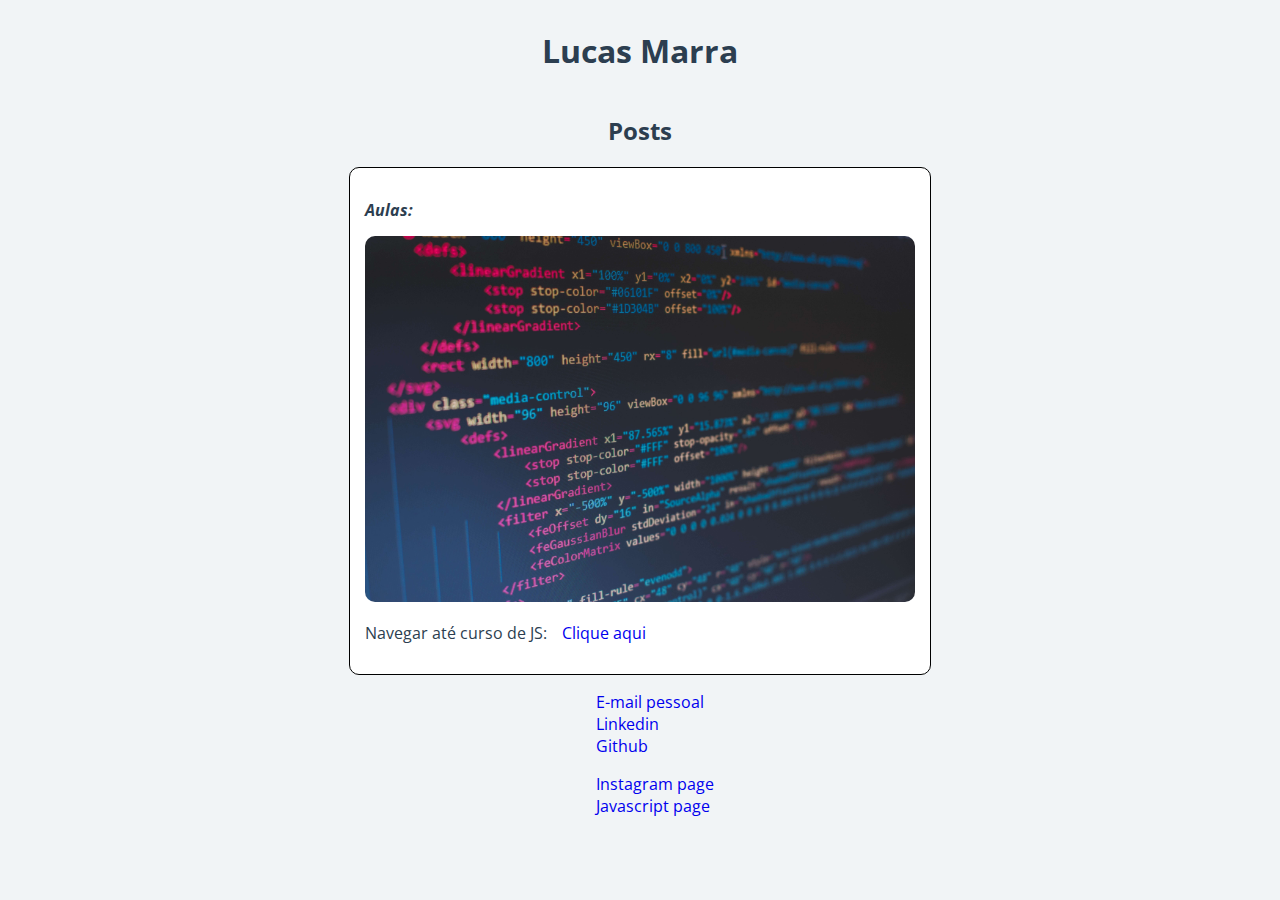
<file: index.html>
<!DOCTYPE html>
<html lang="en">

<head>
  <meta charset="UTF-8" />
  <meta http-equiv="X-UA-Compatible" content="IE=edge" />
  <meta name="viewport" content="width=device-width, initial-scale=1.0" />
  <title>Lucas Marra</title>
  <link rel="stylesheet" href="./src/assets/css/style.css" />
</head>

<body>
  <header>

    <h1 id="title">Lucas Marra</h1>
  </header>

  <section>
    <h2 class="subtitle">Posts</h2>
  </section>

  <article class="post">
    <header>
      <h3 class="post_title">Aulas:</h3>
      <img class="post_image" src="./src/assets/img/html-code-photo.jpg" alt="Photo of HTML code" />
    </header>
    <p class="post_content">
      Navegar até curso de JS:<a href="./javascript/index.html">Clique aqui</a>
    </p>
  </article>

   <footer>
    <ul class="contact_list">
      <li><a href="mailto:marralucas1@gmail.com">E-mail pessoal</a></li>
      <li><a href="https://www.linkedin.com/in/lucas-marra/">Linkedin</a></li>
      <li><a href="https://github.com/lucaspmarra">Github</a></li>
    </ul>
    <ul class="contact_list">
      <li><a href="./instagram-page/instagram.html">Instagram page</a></li>
      <li><a href="./javascript/index.html">Javascript page</a></li>
    </ul>
  </footer>
</body>

</html>
</file>
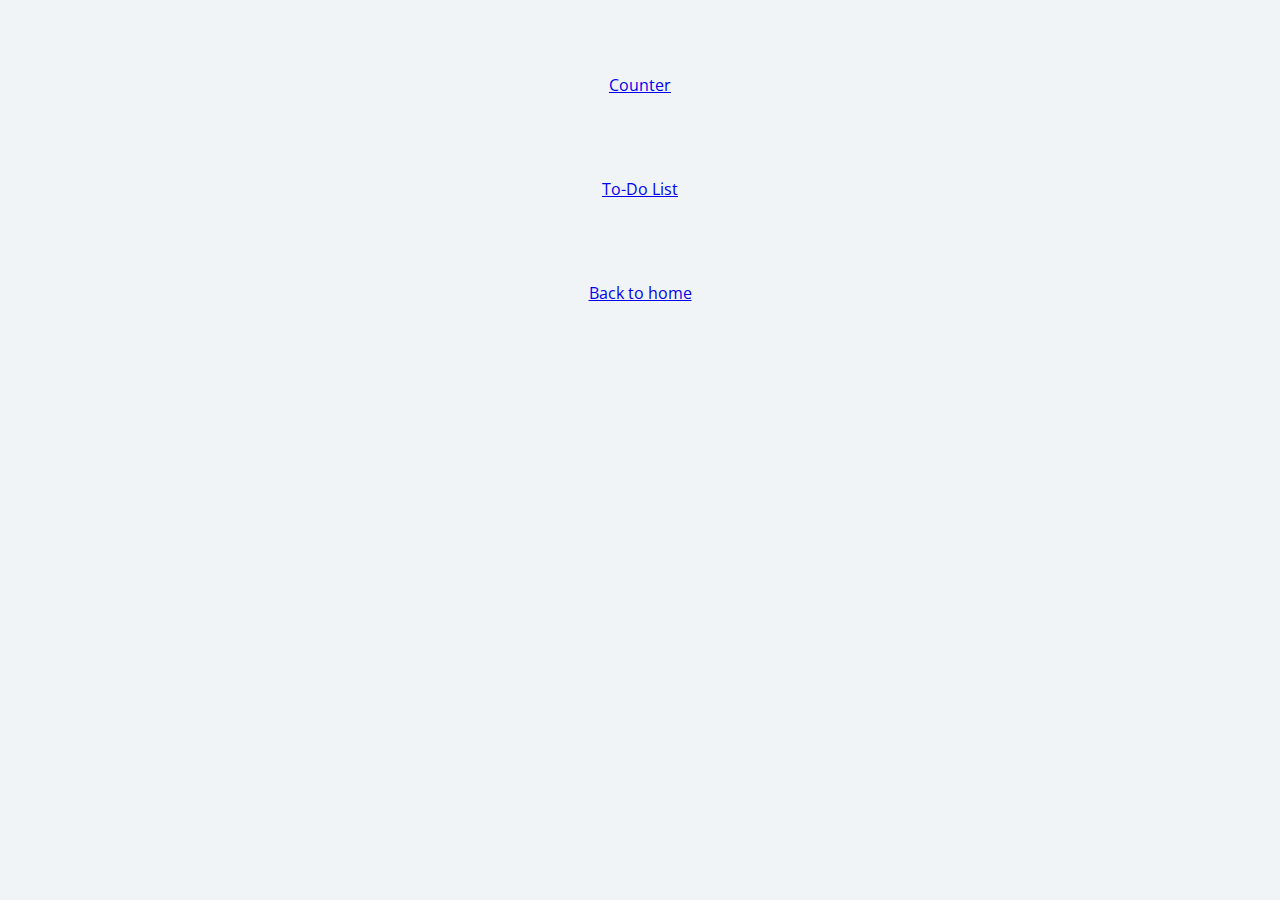
<file: javascript/index.html>
<!DOCTYPE html>
<html lang="en">

<head>
    <meta charset="UTF-8">
    <meta http-equiv="X-UA-Compatible" content="IE=edge">
    <meta name="viewport" content="width=device-width, initial-scale=1.0">
    <title>Javascript</title>
    <link rel="stylesheet" href="./src/assets/css/style.css">
    <script src="./src/assets/js/app.js"></script>
</head>

<body>
    <p><a href="./contador.html">Counter</a></p>
    <p><a href="./todo.html">To-Do List</a></p>
    <p><a href="../index.html">Back to home</a></p>
</body>

</html>
</file>
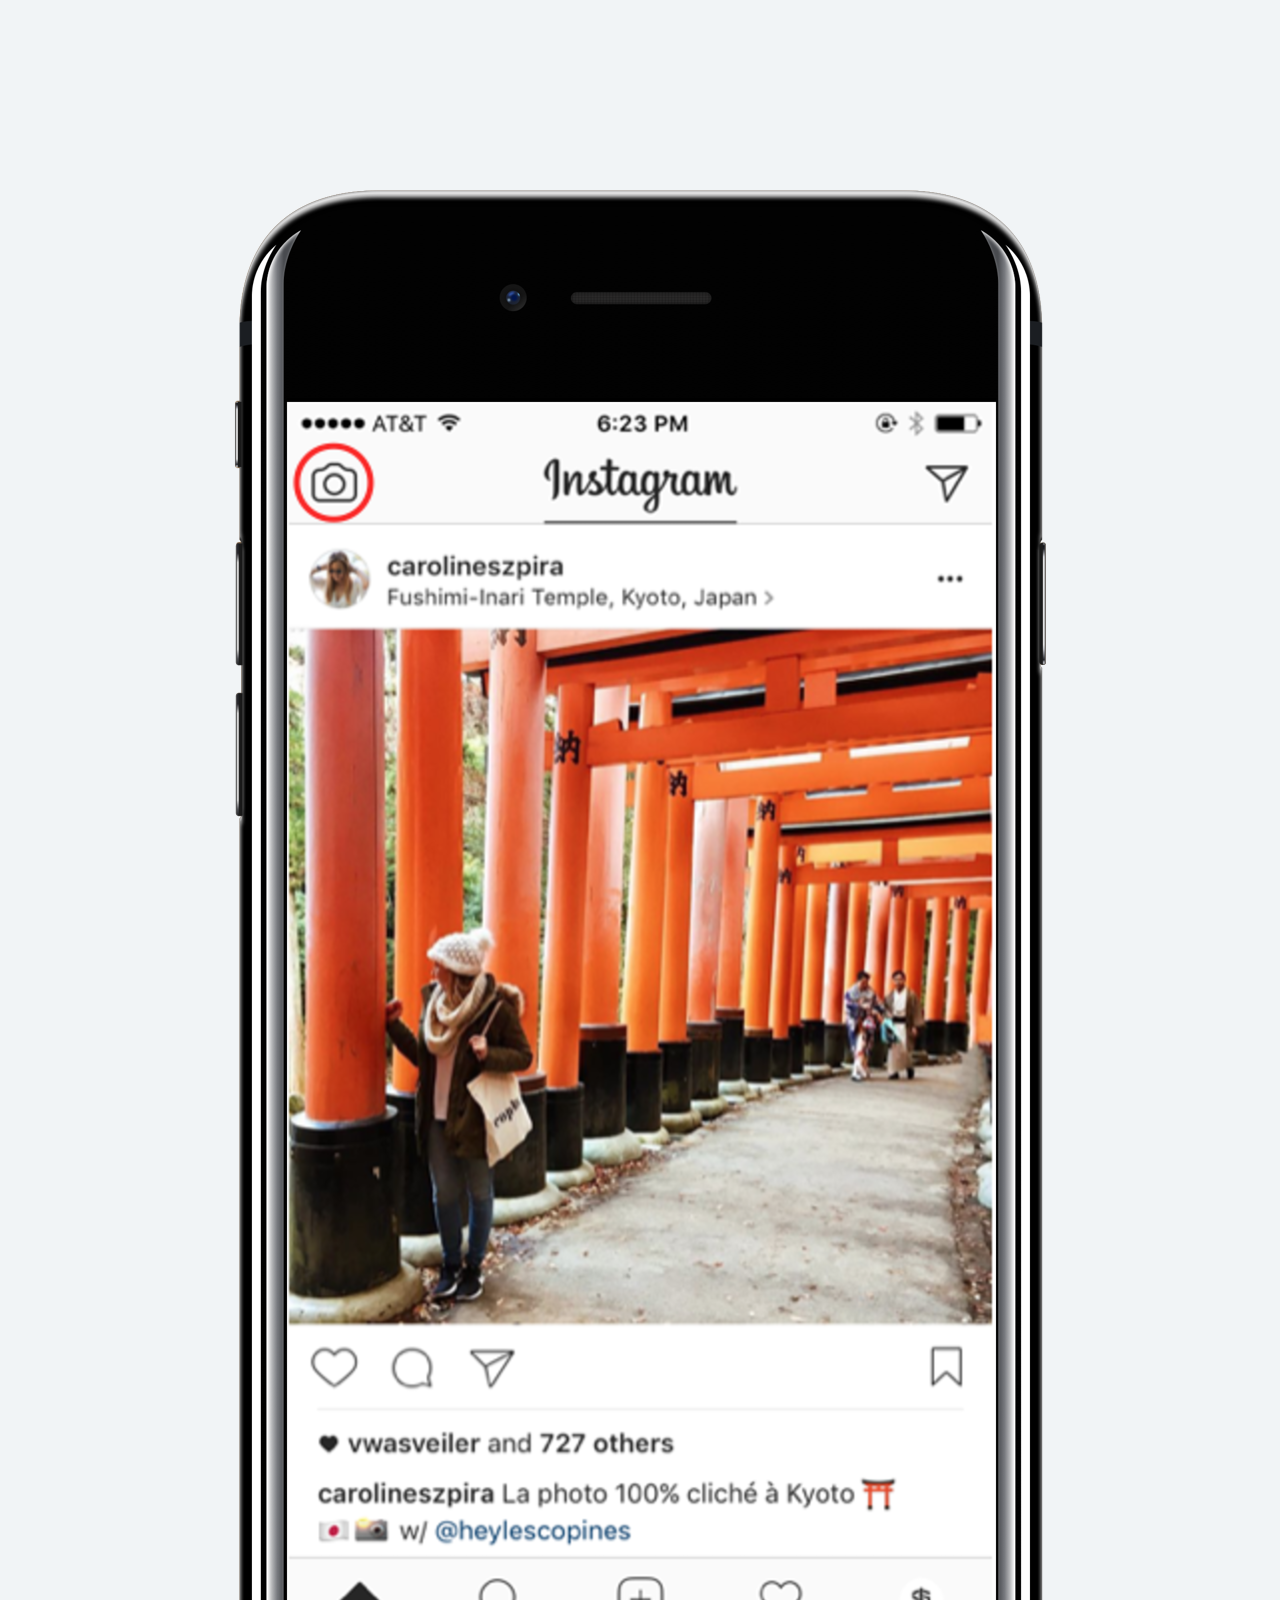
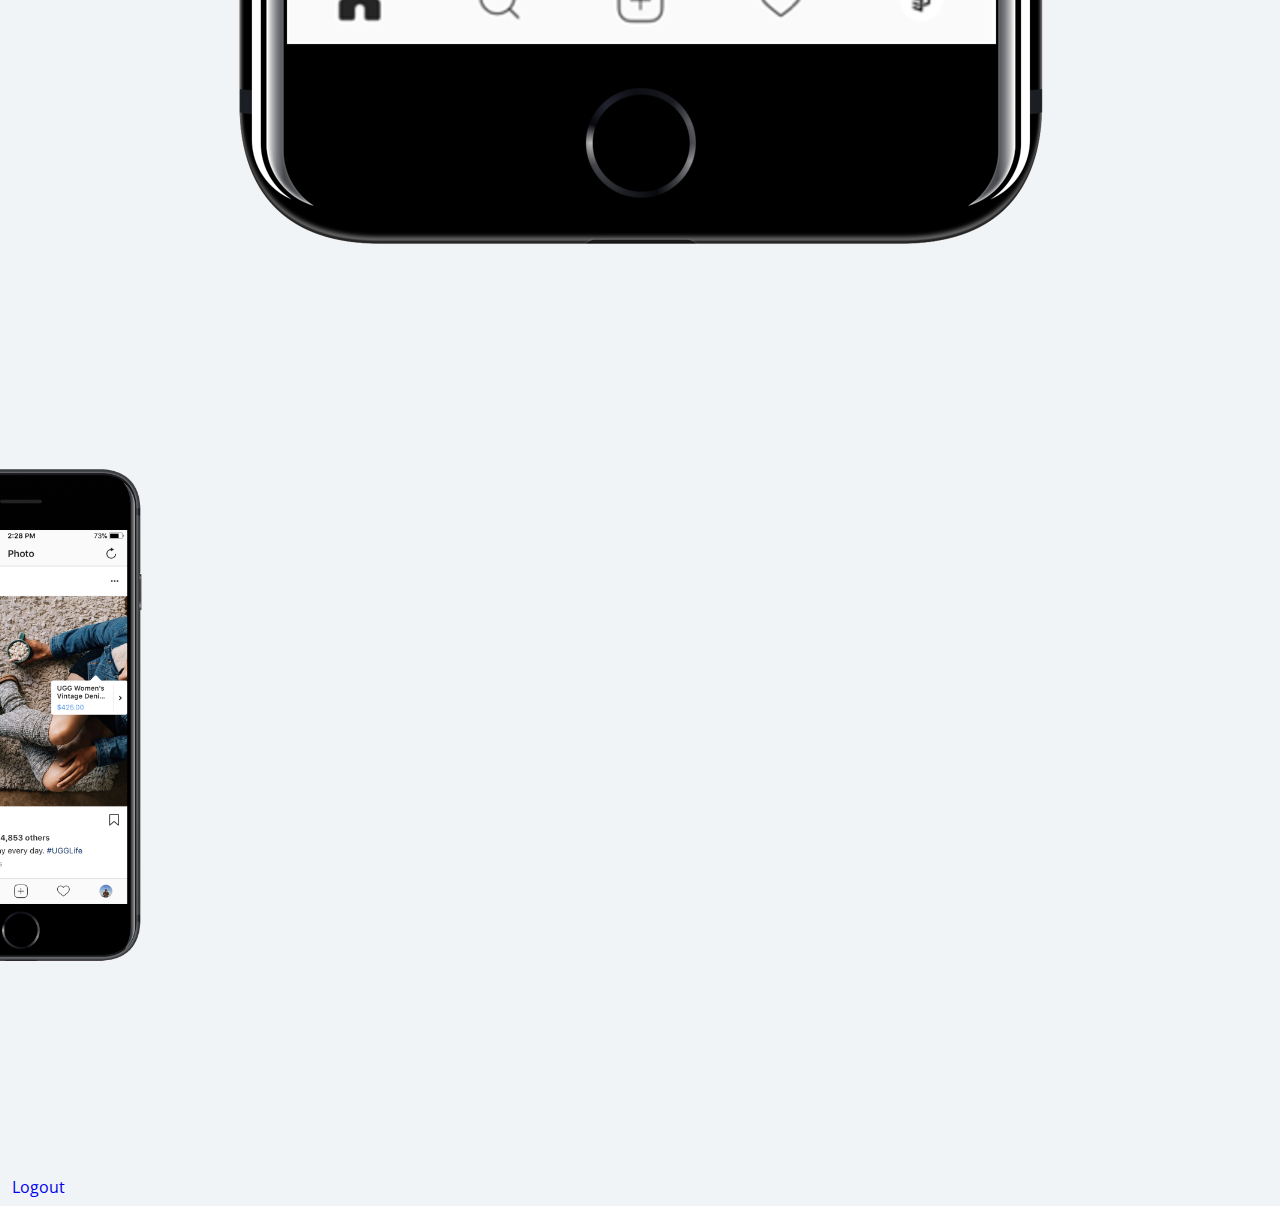
<file: instagram.html>
<!DOCTYPE html>
<html lang="en">
  <head>
    <meta charset="UTF-8" />
    <meta http-equiv="X-UA-Compatible" content="IE=edge" />
    <meta name="viewport" content="width=device-width, initial-scale=1.0" />
    <title></title>
    <link rel="stylesheet" href="./src/assets/css/style.css" />
  </head>
  <body>
  
  <div class="instagram-wrapper">
    <section class="instragram__phone">
      <div class="intragram__group">
        <img
          class="instragram__photo__1"
          src="./src/assets/img/phone1.png"
          alt="Instagram home page on smartphone"
        />
        <img
          class="instragram__photo__2"
          src="./src/assets/img/phone2.png"
          alt="Second Instragram home page on smartphone"
        />
      </div>
    </section>

    <section>
      <div class="">
        <img
          class="instagram__logo"
          src="./src/assets/img/logo-instragram-name.png"
          alt="Instragram logo image"
        />
      </div>

      <div>
        <img
          class="title_image"
          src="./src/assets/img/foto-lucas-marra.jpg"
          alt="User photo"
        />
        <a class="instragram_login" href="#">Continue with {{user.name}}</a>
        <a class="instragram_logout" href="#">Logout</a>
      </div>
    </section>
  </div>
    <!-- <footer>
      <ul class="contact_list">
        <li><a href="mailto:marralucas1@gmail.com">E-mail pessoal</a></li>
        <li><a href="https://www.linkedin.com/in/lucas-marra/">LinkedIn</a></li>
        <li><a href="https://github.com/lucaspmarra">Github</a></li>
      </ul>
      <ul class="contact_list">
        <li><a href="./index.html">Index</a></li>
      </ul>
    </footer> -->
  </body>
</html>
</file>
<file: src/assets/css/style.css>
@import url('https://fonts.googleapis.com/css2?family=Open+Sans:wght@300;600&display=swap');

* {
  font-family: 'Open Sans', sans-serif;
}

body {
  -webkit-font-smoothing: antialiased;
  -moz-osx-font-smoothing: grayscale;
  background-color: #f1f4f6;
  /* text-align: center; */
  color: #2c3e50;
  display: flex;
  align-items: center;
  justify-content: center;
  flex-direction: column;
}

.title_image {
  display: inline-block;
  border-radius: 50%;
  width: 120px;
  height: 110px;
  text-align: center;
}

.post {
  background-color: white;
  padding: 15px;
  width: 550px;
  border: 1px solid black;
  border-radius: 10px;
}

.post_title {
  font-size: 16px;
  font-style: italic;
  margin-bottom: 15px;
}

.post_image {
  width: 100%;
  margin-bottom: 15px;
  border-radius: 10px;
}

.post_content {
  margin: 0;
  margin-bottom: 15px;
}

.contact_list,
a {
  padding-left: 15px;
  list-style: none;
  text-decoration: none;
}

<<<<<<< HEAD
.instragram__photo__1 {
  width: 600px;
  /* position: absolute; */
}
.instragram__photo__2 {
  width: 600px;
  /* position: absolute; */
  padding-left: 80px;
}
.instagram__logo {
  width: 120px;
}
=======
p {
  padding-top: 50px;
}
>>>>>>> 1ceaff11f972f40f91fd11ddf78668c65c4bc429
</file>
<file: javascript/src/assets/css/style.css>
@import url('https://fonts.googleapis.com/css2?family=Open+Sans:wght@300;600&display=swap');

* {
    font-family: 'Open Sans', sans-serif;
}

body {
    -webkit-font-smoothing: antialiased;
    -moz-osx-font-smoothing: grayscale;
    background-color: #f1f4f6;
    /* text-align: center; */
    color: #2c3e50;
    display: flex;
    align-items: center;
    justify-content: center;
    flex-direction: column;
}

h1 {
    padding-top: 250px;
    font-size: 20px;
}

#counter {
    display: flex;
    padding-top: 20px;
}

#currentNumber {
    display: flex;
    align-items: center;
    margin: 0 20px;
    font-size: 16pt;
}

p {
    padding-top: 50px;
}

.task-item {
    display: flex;
    align-items: center;
    margin-bottom: 10px;
    padding-left: 20px;
}

:checked+label {
    text-decoration: line-through;
    color: grey;
}
</file>
